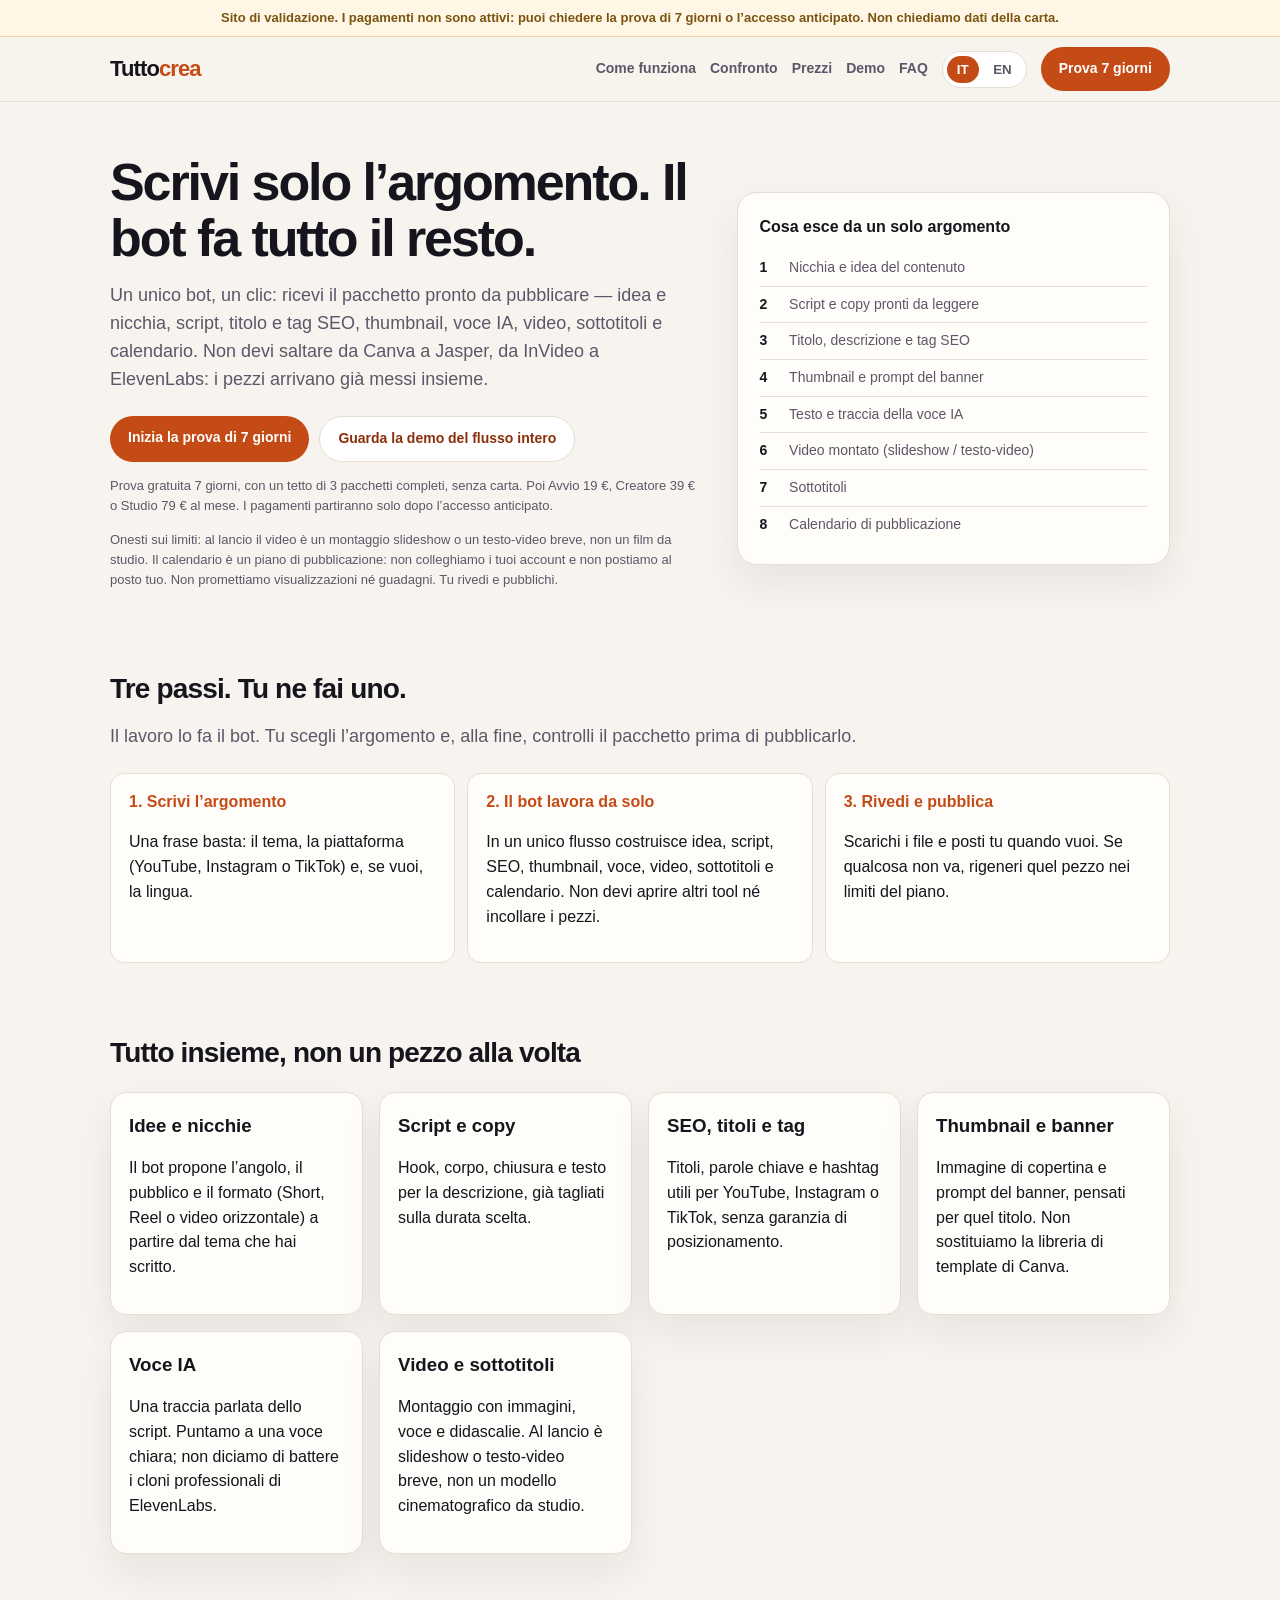
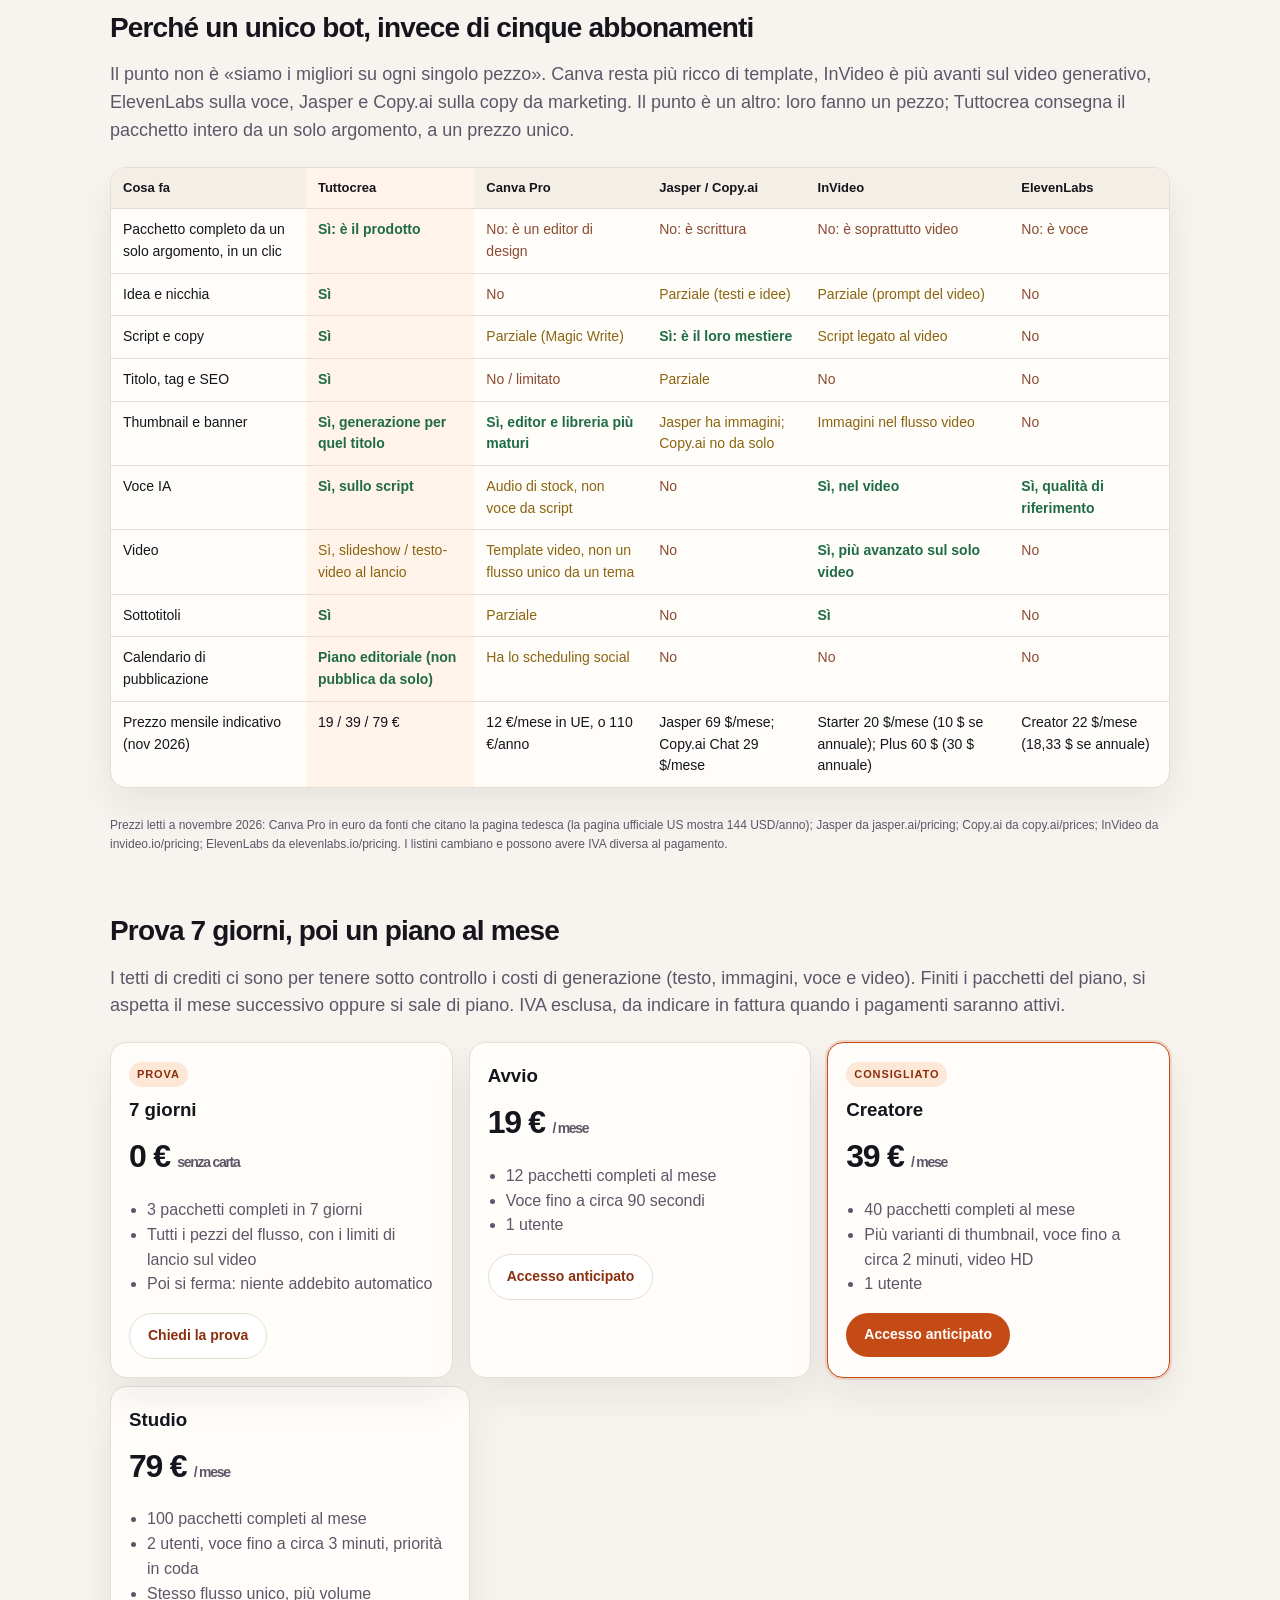
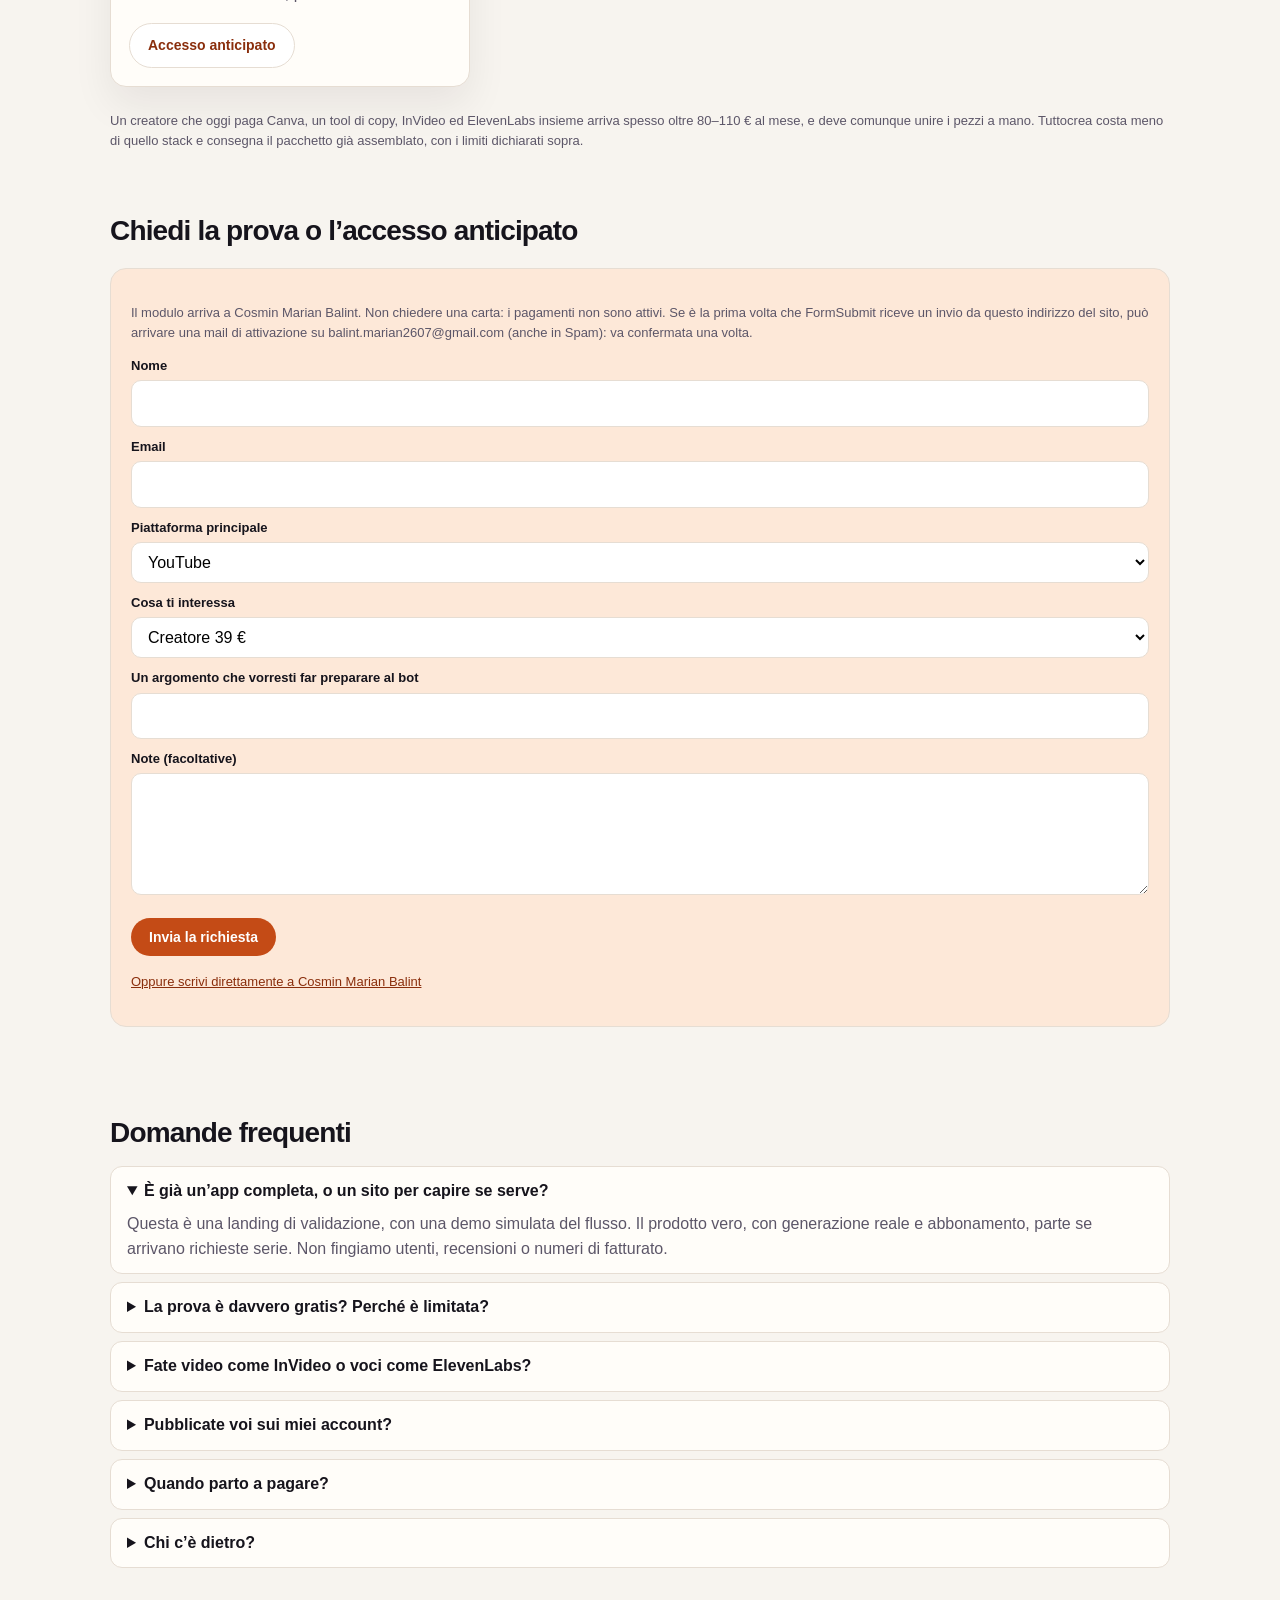
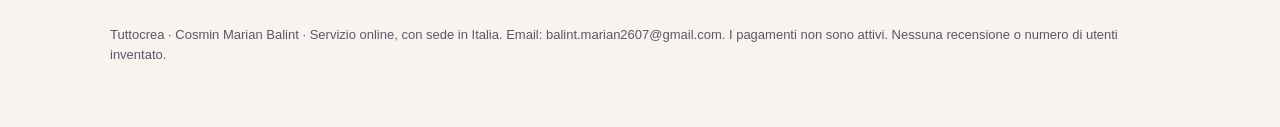
<file: index.html>
<!DOCTYPE html>
<html lang="it">
<head>
  <meta charset="UTF-8" />
  <meta name="viewport" content="width=device-width, initial-scale=1" />
  <title>Tuttocrea — Un argomento, il pacchetto pronto da pubblicare</title>
  <meta name="description" content="Un unico bot IA: scrivi solo l'argomento e ottieni idea, script, SEO, thumbnail, voce, video, sottotitoli e calendario. Prova 7 giorni con crediti limitati. Pagamenti non ancora attivi." />
  <link rel="stylesheet" href="styles.css" />
</head>
<body>
  <div class="draft" data-i18n="banner">Sito di validazione. I pagamenti non sono attivi: puoi chiedere la prova di 7 giorni o l’accesso anticipato. Non chiediamo dati della carta.</div>
  <header>
    <div class="bar">
      <a class="logo" href="index.html">Tutto<span>crea</span></a>
      <nav>
        <a class="hide-sm" href="#how" data-i18n="nav_how">Come funziona</a>
        <a class="hide-sm" href="#compare" data-i18n="nav_compare">Confronto</a>
        <a class="hide-sm" href="#pricing" data-i18n="nav_pricing">Prezzi</a>
        <a href="demo/index.html" data-i18n="nav_demo">Demo</a>
        <a class="hide-sm" href="#faq" data-i18n="nav_faq">FAQ</a>
        <div class="lang">
          <button type="button" id="btn-it" class="on" onclick="setLang('it')">IT</button>
          <button type="button" id="btn-en" onclick="setLang('en')">EN</button>
        </div>
        <a class="btn btn-primary" href="#prova" data-i18n="nav_cta">Prova 7 giorni</a>
      </nav>
    </div>
  </header>

  <section class="hero">
    <div>
      <h1 data-i18n="hero_title">Scrivi solo l’argomento. Il bot fa tutto il resto.</h1>
      <p class="lead" data-i18n="hero_lead">Un unico bot, un clic: ricevi il pacchetto pronto da pubblicare — idea e nicchia, script, titolo e tag SEO, thumbnail, voce IA, video, sottotitoli e calendario. Non devi saltare da Canva a Jasper, da InVideo a ElevenLabs: i pezzi arrivano già messi insieme.</p>
      <div class="cta">
        <a class="btn btn-primary" href="#prova" data-i18n="cta_trial">Inizia la prova di 7 giorni</a>
        <a class="btn btn-ghost" href="demo/index.html" data-i18n="cta_demo">Guarda la demo del flusso intero</a>
      </div>
      <p class="fine" data-i18n="hero_fine">Prova gratuita 7 giorni, con un tetto di 3 pacchetti completi, senza carta. Poi Avvio 19 €, Creatore 39 € o Studio 79 € al mese. I pagamenti partiranno solo dopo l’accesso anticipato.</p>
      <p class="fine" data-i18n="hero_honest">Onesti sui limiti: al lancio il video è un montaggio slideshow o un testo-video breve, non un film da studio. Il calendario è un piano di pubblicazione: non colleghiamo i tuoi account e non postiamo al posto tuo. Non promettiamo visualizzazioni né guadagni. Tu rivedi e pubblichi.</p>
    </div>
    <aside class="hero-card">
      <h2 data-i18n="hero_card_title">Cosa esce da un solo argomento</h2>
      <ol class="pack-list">
        <li><b>1</b> <span data-i18n="p1">Nicchia e idea del contenuto</span></li>
        <li><b>2</b> <span data-i18n="p2">Script e copy pronti da leggere</span></li>
        <li><b>3</b> <span data-i18n="p3">Titolo, descrizione e tag SEO</span></li>
        <li><b>4</b> <span data-i18n="p4">Thumbnail e prompt del banner</span></li>
        <li><b>5</b> <span data-i18n="p5">Testo e traccia della voce IA</span></li>
        <li><b>6</b> <span data-i18n="p6">Video montato (slideshow / testo-video)</span></li>
        <li><b>7</b> <span data-i18n="p7">Sottotitoli</span></li>
        <li><b>8</b> <span data-i18n="p8">Calendario di pubblicazione</span></li>
      </ol>
    </aside>
  </section>

  <section class="section" id="how">
    <h2 data-i18n="how_title">Tre passi. Tu ne fai uno.</h2>
    <p class="lead" data-i18n="how_lead">Il lavoro lo fa il bot. Tu scegli l’argomento e, alla fine, controlli il pacchetto prima di pubblicarlo.</p>
    <div class="steps">
      <div><strong data-i18n="how1_k">1. Scrivi l’argomento</strong><p data-i18n="how1_v">Una frase basta: il tema, la piattaforma (YouTube, Instagram o TikTok) e, se vuoi, la lingua.</p></div>
      <div><strong data-i18n="how2_k">2. Il bot lavora da solo</strong><p data-i18n="how2_v">In un unico flusso costruisce idea, script, SEO, thumbnail, voce, video, sottotitoli e calendario. Non devi aprire altri tool né incollare i pezzi.</p></div>
      <div><strong data-i18n="how3_k">3. Rivedi e pubblica</strong><p data-i18n="how3_v">Scarichi i file e posti tu quando vuoi. Se qualcosa non va, rigeneri quel pezzo nei limiti del piano.</p></div>
    </div>
  </section>

  <section class="section" id="features">
    <h2 data-i18n="feat_title">Tutto insieme, non un pezzo alla volta</h2>
    <div class="grid">
      <article class="card"><h3 data-i18n="f1_t">Idee e nicchie</h3><p data-i18n="f1_p">Il bot propone l’angolo, il pubblico e il formato (Short, Reel o video orizzontale) a partire dal tema che hai scritto.</p></article>
      <article class="card"><h3 data-i18n="f2_t">Script e copy</h3><p data-i18n="f2_p">Hook, corpo, chiusura e testo per la descrizione, già tagliati sulla durata scelta.</p></article>
      <article class="card"><h3 data-i18n="f3_t">SEO, titoli e tag</h3><p data-i18n="f3_p">Titoli, parole chiave e hashtag utili per YouTube, Instagram o TikTok, senza garanzia di posizionamento.</p></article>
      <article class="card"><h3 data-i18n="f4_t">Thumbnail e banner</h3><p data-i18n="f4_p">Immagine di copertina e prompt del banner, pensati per quel titolo. Non sostituiamo la libreria di template di Canva.</p></article>
      <article class="card"><h3 data-i18n="f5_t">Voce IA</h3><p data-i18n="f5_p">Una traccia parlata dello script. Puntamo a una voce chiara; non diciamo di battere i cloni professionali di ElevenLabs.</p></article>
      <article class="card"><h3 data-i18n="f6_t">Video e sottotitoli</h3><p data-i18n="f6_p">Montaggio con immagini, voce e didascalie. Al lancio è slideshow o testo-video breve, non un modello cinematografico da studio.</p></article>
    </div>
  </section>

  <section class="section" id="compare">
    <h2 data-i18n="cmp_title">Perché un unico bot, invece di cinque abbonamenti</h2>
    <p class="lead" data-i18n="cmp_lead">Il punto non è «siamo i migliori su ogni singolo pezzo». Canva resta più ricco di template, InVideo è più avanti sul video generativo, ElevenLabs sulla voce, Jasper e Copy.ai sulla copy da marketing. Il punto è un altro: loro fanno un pezzo; Tuttocrea consegna il pacchetto intero da un solo argomento, a un prezzo unico.</p>
    <div class="table-wrap">
      <table class="compare">
        <thead>
          <tr>
            <th data-i18n="c0">Cosa fa</th>
            <th class="hl">Tuttocrea</th>
            <th>Canva Pro</th>
            <th>Jasper / Copy.ai</th>
            <th>InVideo</th>
            <th>ElevenLabs</th>
          </tr>
        </thead>
        <tbody>
          <tr>
            <td data-i18n="c1">Pacchetto completo da un solo argomento, in un clic</td>
            <td class="hl yes" data-i18n="c1a">Sì: è il prodotto</td>
            <td class="no" data-i18n="c1b">No: è un editor di design</td>
            <td class="no" data-i18n="c1c">No: è scrittura</td>
            <td class="no" data-i18n="c1d">No: è soprattutto video</td>
            <td class="no" data-i18n="c1e">No: è voce</td>
          </tr>
          <tr>
            <td data-i18n="c2">Idea e nicchia</td>
            <td class="hl yes" data-i18n="yes">Sì</td>
            <td class="no" data-i18n="no">No</td>
            <td class="partial" data-i18n="c2c">Parziale (testi e idee)</td>
            <td class="partial" data-i18n="c2d">Parziale (prompt del video)</td>
            <td class="no" data-i18n="no">No</td>
          </tr>
          <tr>
            <td data-i18n="c3">Script e copy</td>
            <td class="hl yes" data-i18n="yes">Sì</td>
            <td class="partial" data-i18n="c3b">Parziale (Magic Write)</td>
            <td class="yes" data-i18n="c3c">Sì: è il loro mestiere</td>
            <td class="partial" data-i18n="c3d">Script legato al video</td>
            <td class="no" data-i18n="no">No</td>
          </tr>
          <tr>
            <td data-i18n="c4">Titolo, tag e SEO</td>
            <td class="hl yes" data-i18n="yes">Sì</td>
            <td class="no" data-i18n="no_lim">No / limitato</td>
            <td class="partial" data-i18n="partial">Parziale</td>
            <td class="no" data-i18n="no">No</td>
            <td class="no" data-i18n="no">No</td>
          </tr>
          <tr>
            <td data-i18n="c5">Thumbnail e banner</td>
            <td class="hl yes" data-i18n="c5a">Sì, generazione per quel titolo</td>
            <td class="yes" data-i18n="c5b">Sì, editor e libreria più maturi</td>
            <td class="partial" data-i18n="c5c">Jasper ha immagini; Copy.ai no da solo</td>
            <td class="partial" data-i18n="c5d">Immagini nel flusso video</td>
            <td class="no" data-i18n="no">No</td>
          </tr>
          <tr>
            <td data-i18n="c6">Voce IA</td>
            <td class="hl yes" data-i18n="c6a">Sì, sullo script</td>
            <td class="partial" data-i18n="c6b">Audio di stock, non voce da script</td>
            <td class="no" data-i18n="no">No</td>
            <td class="yes" data-i18n="c6d">Sì, nel video</td>
            <td class="yes" data-i18n="c6e">Sì, qualità di riferimento</td>
          </tr>
          <tr>
            <td data-i18n="c7">Video</td>
            <td class="hl partial" data-i18n="c7a">Sì, slideshow / testo-video al lancio</td>
            <td class="partial" data-i18n="c7b">Template video, non un flusso unico da un tema</td>
            <td class="no" data-i18n="no">No</td>
            <td class="yes" data-i18n="c7d">Sì, più avanzato sul solo video</td>
            <td class="no" data-i18n="no">No</td>
          </tr>
          <tr>
            <td data-i18n="c8">Sottotitoli</td>
            <td class="hl yes" data-i18n="yes">Sì</td>
            <td class="partial" data-i18n="partial">Parziale</td>
            <td class="no" data-i18n="no">No</td>
            <td class="yes" data-i18n="yes">Sì</td>
            <td class="no" data-i18n="no">No</td>
          </tr>
          <tr>
            <td data-i18n="c9">Calendario di pubblicazione</td>
            <td class="hl yes" data-i18n="c9a">Piano editoriale (non pubblica da solo)</td>
            <td class="partial" data-i18n="c9b">Ha lo scheduling social</td>
            <td class="no" data-i18n="no">No</td>
            <td class="no" data-i18n="no">No</td>
            <td class="no" data-i18n="no">No</td>
          </tr>
          <tr>
            <td data-i18n="c10">Prezzo mensile indicativo (nov 2026)</td>
            <td class="hl" data-i18n="c10a">19 / 39 / 79 €</td>
            <td data-i18n="c10b">12 €/mese in UE, o 110 €/anno</td>
            <td data-i18n="c10c">Jasper 69 $/mese; Copy.ai Chat 29 $/mese</td>
            <td data-i18n="c10d">Starter 20 $/mese (10 $ se annuale); Plus 60 $ (30 $ annuale)</td>
            <td data-i18n="c10e">Creator 22 $/mese (18,33 $ se annuale)</td>
          </tr>
        </tbody>
      </table>
    </div>
    <p class="source" data-i18n="cmp_src">Prezzi letti a novembre 2026: Canva Pro in euro da fonti che citano la pagina tedesca (la pagina ufficiale US mostra 144 USD/anno); Jasper da jasper.ai/pricing; Copy.ai da copy.ai/prices; InVideo da invideo.io/pricing; ElevenLabs da elevenlabs.io/pricing. I listini cambiano e possono avere IVA diversa al pagamento.</p>
  </section>

  <section class="section" id="pricing">
    <h2 data-i18n="pr_title">Prova 7 giorni, poi un piano al mese</h2>
    <p class="lead" data-i18n="pr_lead">I tetti di crediti ci sono per tenere sotto controllo i costi di generazione (testo, immagini, voce e video). Finiti i pacchetti del piano, si aspetta il mese successivo oppure si sale di piano. IVA esclusa, da indicare in fattura quando i pagamenti saranno attivi.</p>
    <div class="prices">
      <article class="price">
        <div class="tag" data-i18n="pr_trial_tag">Prova</div>
        <h3 data-i18n="pr_trial_h">7 giorni</h3>
        <div class="amount">0 € <small data-i18n="pr_trial_s">senza carta</small></div>
        <ul>
          <li data-i18n="pr_t1">3 pacchetti completi in 7 giorni</li>
          <li data-i18n="pr_t2">Tutti i pezzi del flusso, con i limiti di lancio sul video</li>
          <li data-i18n="pr_t3">Poi si ferma: niente addebito automatico</li>
        </ul>
        <a class="btn btn-ghost" href="#prova" data-i18n="pr_t_cta">Chiedi la prova</a>
      </article>
      <article class="price">
        <h3 data-i18n="pr_a_h">Avvio</h3>
        <div class="amount">19 € <small data-i18n="per_mo">/ mese</small></div>
        <ul>
          <li data-i18n="pr_a1">12 pacchetti completi al mese</li>
          <li data-i18n="pr_a2">Voce fino a circa 90 secondi</li>
          <li data-i18n="pr_a3">1 utente</li>
        </ul>
        <!-- Future Gumroad (unpublished): https://marian2607.gumroad.com/l/rduvqo -->
        <a class="btn btn-ghost" href="#prova" data-i18n="pr_a_cta">Accesso anticipato</a>
      </article>
      <article class="price featured">
        <div class="tag" data-i18n="pr_c_tag">Consigliato</div>
        <h3 data-i18n="pr_c_h">Creatore</h3>
        <div class="amount">39 € <small data-i18n="per_mo">/ mese</small></div>
        <ul>
          <li data-i18n="pr_c1">40 pacchetti completi al mese</li>
          <li data-i18n="pr_c2">Più varianti di thumbnail, voce fino a circa 2 minuti, video HD</li>
          <li data-i18n="pr_c3">1 utente</li>
        </ul>
        <!-- Future Gumroad (unpublished): https://marian2607.gumroad.com/l/exnss -->
        <a class="btn btn-primary" href="#prova" data-i18n="pr_c_cta">Accesso anticipato</a>
      </article>
    </div>
    <article class="price" style="max-width:360px;margin:8px 0 24px">
      <h3 data-i18n="pr_s_h">Studio</h3>
      <div class="amount">79 € <small data-i18n="per_mo">/ mese</small></div>
      <ul>
        <li data-i18n="pr_s1">100 pacchetti completi al mese</li>
        <li data-i18n="pr_s2">2 utenti, voce fino a circa 3 minuti, priorità in coda</li>
        <li data-i18n="pr_s3">Stesso flusso unico, più volume</li>
      </ul>
      <!-- Future Gumroad (unpublished): https://marian2607.gumroad.com/l/drica -->
      <a class="btn btn-ghost" href="#prova" data-i18n="pr_s_cta">Accesso anticipato</a>
    </article>
    <p class="fine" data-i18n="pr_note">Un creatore che oggi paga Canva, un tool di copy, InVideo ed ElevenLabs insieme arriva spesso oltre 80–110 € al mese, e deve comunque unire i pezzi a mano. Tuttocrea costa meno di quello stack e consegna il pacchetto già assemblato, con i limiti dichiarati sopra.</p>
  </section>

  <section class="section" id="prova">
    <h2 data-i18n="form_title">Chiedi la prova o l’accesso anticipato</h2>
    <form class="proposal" id="proposal-form" action="https://formsubmit.co/balint.marian2607@gmail.com" method="POST">
      <input type="hidden" name="_subject" value="Tuttocrea — prova o accesso anticipato" />
      <input type="hidden" name="_template" value="table" />
      <input type="hidden" name="_captcha" value="false" />
      <input type="text" name="_honey" style="display:none" tabindex="-1" autocomplete="off" />
      <input type="hidden" name="_next" id="form-next" value="" />
      <p class="fine" data-i18n="form_intro">Il modulo arriva a Cosmin Marian Balint. Non chiedere una carta: i pagamenti non sono attivi. Se è la prima volta che FormSubmit riceve un invio da questo indirizzo del sito, può arrivare una mail di attivazione su balint.marian2607@gmail.com (anche in Spam): va confermata una volta.</p>
      <label for="name" data-i18n="label_name">Nome</label>
      <input id="name" name="name" autocomplete="name" required />
      <label for="email" data-i18n="label_email">Email</label>
      <input id="email" name="email" type="email" autocomplete="email" required />
      <label for="platform" data-i18n="label_platform">Piattaforma principale</label>
      <select id="platform" name="platform">
        <option>YouTube</option>
        <option>Instagram</option>
        <option>TikTok</option>
        <option data-i18n="opt_other">Altro</option>
      </select>
      <label for="plan" data-i18n="label_plan">Cosa ti interessa</label>
      <select id="plan" name="plan">
        <option data-i18n="opt_trial">Prova 7 giorni (3 pacchetti)</option>
        <option data-i18n="opt_avvio">Avvio 19 €</option>
        <option selected data-i18n="opt_creatore">Creatore 39 €</option>
        <option data-i18n="opt_studio">Studio 79 €</option>
      </select>
      <label for="topic" data-i18n="label_topic">Un argomento che vorresti far preparare al bot</label>
      <input id="topic" name="topic" />
      <label for="msg" data-i18n="label_msg">Note (facoltative)</label>
      <textarea id="msg" name="message" rows="4"></textarea>
      <p><button class="btn btn-primary" type="submit" data-i18n="form_submit">Invia la richiesta</button></p>
      <p class="fine"><a href="mailto:balint.marian2607@gmail.com?subject=Tuttocrea%20prova%207%20giorni" data-i18n="mailto_link">Oppure scrivi direttamente a Cosmin Marian Balint</a></p>
      <div id="form-note" data-i18n="form_note"></div>
    </form>
  </section>

  <section class="section" id="faq">
    <h2 data-i18n="faq_title">Domande frequenti</h2>
    <details open>
      <summary data-i18n="faq1_q">È già un’app completa, o un sito per capire se serve?</summary>
      <p data-i18n="faq1_a">Questa è una landing di validazione, con una demo simulata del flusso. Il prodotto vero, con generazione reale e abbonamento, parte se arrivano richieste serie. Non fingiamo utenti, recensioni o numeri di fatturato.</p>
    </details>
    <details>
      <summary data-i18n="faq2_q">La prova è davvero gratis? Perché è limitata?</summary>
      <p data-i18n="faq2_a">Sì, 7 giorni e 3 pacchetti completi, senza carta. Il tetto esiste perché ogni pacchetto consuma API di testo, immagini e voce: senza limite i costi salirebbero subito. La prova dura una settimana perché è il massimo consentito da Gumroad. Finiti i 3 pacchetti o i 7 giorni, la prova si ferma.</p>
    </details>
    <details>
      <summary data-i18n="faq3_q">Fate video come InVideo o voci come ElevenLabs?</summary>
      <p data-i18n="faq3_a">No, e non lo scriviamo. Al lancio il video è un montaggio (slideshow o testo-video breve) con voce e sottotitoli. La voce è chiara e legata allo script, non un clone professionale da studio. Il vantaggio è il flusso unico, non battere quei specialisti sul loro pezzo.</p>
    </details>
    <details>
      <summary data-i18n="faq4_q">Pubblicate voi sui miei account?</summary>
      <p data-i18n="faq4_a">No. Il bot prepara un calendario e i file pronti. Per pubblicare dai tuoi profili servono le API ufficiali e il tuo consenso: non è incluso in questa fase.</p>
    </details>
    <details>
      <summary data-i18n="faq5_q">Quando parto a pagare?</summary>
      <p data-i18n="faq5_a">I pagamenti non sono attivi. Se lasci la mail, ti scriviamo per la prova o per l’accesso anticipato. La carta servirà solo quando Stripe sarà collegato, con fattura e partita IVA.</p>
    </details>
    <details>
      <summary data-i18n="faq6_q">Chi c’è dietro?</summary>
      <p data-i18n="faq6_a">Cosmin Marian Balint, in Italia, con partita IVA già attiva. I dati di fatturazione completi saranno in fattura e nel footer prima del primo pagamento.</p>
    </details>
  </section>

  <footer>
    <p data-i18n="footer">Tuttocrea · Cosmin Marian Balint · Servizio online, con sede in Italia. Email: balint.marian2607@gmail.com. I pagamenti non sono attivi. Nessuna recensione o numero di utenti inventato.</p>
  </footer>

  <script>
    const I18N = {
      it: {},
      en: {
        banner: "Validation site. Payments are not live: you can ask for the 7-day trial or early access. We never ask for card details.",
        nav_how: "How it works",
        nav_compare: "Compare",
        nav_pricing: "Pricing",
        nav_demo: "Demo",
        nav_faq: "FAQ",
        nav_cta: "7-day trial",
        hero_title: "Type only the topic. The bot does the rest.",
        hero_lead: "One bot, one click: you get a ready-to-publish package — idea and niche, script, SEO title and tags, thumbnail, AI voice, video, captions and a posting schedule. No hopping from Canva to Jasper, InVideo or ElevenLabs: the pieces arrive already assembled.",
        cta_trial: "Start the 7-day trial",
        cta_demo: "Watch the full-flow demo",
        hero_fine: "Free 7-day trial, capped at 3 complete packages, no card. Then Avvio at €19, Creatore at €39 or Studio at €79 a month. Payments start only after early access.",
        hero_honest: "Honest limits: at launch the video is a slideshow or short text-to-video, not a studio film. The calendar is a posting plan — we do not connect your accounts or post for you. We do not promise views or income. You review and publish.",
        hero_card_title: "What one topic produces",
        p1: "Niche and content idea",
        p2: "Script and copy ready to read",
        p3: "SEO title, description and tags",
        p4: "Thumbnail and banner prompt",
        p5: "AI voiceover script and track",
        p6: "Edited video (slideshow / text-to-video)",
        p7: "Captions",
        p8: "Posting schedule",
        how_title: "Three steps. You do one.",
        how_lead: "The bot does the work. You pick the topic and, at the end, review the package before you publish.",
        how1_k: "1. Type the topic",
        how1_v: "One sentence is enough: the theme, the platform (YouTube, Instagram or TikTok) and, if you want, the language.",
        how2_k: "2. The bot works on its own",
        how2_v: "In one flow it builds the idea, script, SEO, thumbnail, voice, video, captions and schedule. You do not open other tools or paste the pieces together.",
        how3_k: "3. Review and publish",
        how3_v: "You download the files and post when you want. If something is off, you regenerate that piece within your plan limits.",
        feat_title: "Everything together, not one piece at a time",
        f1_t: "Ideas and niches",
        f1_p: "The bot proposes the angle, the audience and the format (Short, Reel or landscape) from the topic you typed.",
        f2_t: "Script and copy",
        f2_p: "Hook, body, close and description copy, already cut to the length you chose.",
        f3_t: "SEO, titles and tags",
        f3_p: "Titles, keywords and hashtags useful for YouTube, Instagram or TikTok, with no ranking promise.",
        f4_t: "Thumbnails and banners",
        f4_p: "A cover image and a banner prompt, built for that title. We do not replace Canva’s template library.",
        f5_t: "AI voice",
        f5_p: "A spoken track of the script. We aim for a clear voice; we do not claim to beat ElevenLabs professional clones.",
        f6_t: "Video and captions",
        f6_p: "An edit with images, voice and captions. At launch this is a slideshow or short text-to-video, not a cinematic studio model.",
        cmp_title: "Why one bot, instead of five subscriptions",
        cmp_lead: "The point is not “we are the best at every single piece”. Canva still has a richer template library, InVideo is ahead on generative video, ElevenLabs on voice, Jasper and Copy.ai on marketing copy. The point is this: they each do one piece; Tuttocrea delivers the full package from a single topic, at one price.",
        c0: "What it does",
        c1: "Full package from one topic, in one click",
        c1a: "Yes: that is the product",
        c1b: "No: it is a design editor",
        c1c: "No: it is writing",
        c1d: "No: it is mostly video",
        c1e: "No: it is voice",
        c2: "Idea and niche",
        yes: "Yes",
        no: "No",
        no_lim: "No / limited",
        partial: "Partial",
        c2c: "Partial (copy and ideas)",
        c2d: "Partial (video prompt)",
        c3: "Script and copy",
        c3b: "Partial (Magic Write)",
        c3c: "Yes: that is their craft",
        c3d: "Script tied to the video",
        c4: "Title, tags and SEO",
        c5: "Thumbnail and banner",
        c5a: "Yes, generated for that title",
        c5b: "Yes, a more mature editor and library",
        c5c: "Jasper has images; Copy.ai does not on its own",
        c5d: "Images in the video flow",
        c6: "AI voice",
        c6a: "Yes, on the script",
        c6b: "Stock audio, not script voiceover",
        c6d: "Yes, in the video",
        c6e: "Yes, the reference quality",
        c7: "Video",
        c7a: "Yes, slideshow / text-to-video at launch",
        c7b: "Video templates, not a one-topic end-to-end flow",
        c7d: "Yes, stronger on video alone",
        c8: "Captions",
        c9: "Posting schedule",
        c9a: "Editorial plan (it does not post by itself)",
        c9b: "Has social scheduling",
        c10: "Indicative monthly price (Nov 2026)",
        c10a: "€19 / €39 / €79",
        c10b: "€12/month in the EU, or €110/year",
        c10c: "Jasper $69/month; Copy.ai Chat $29/month",
        c10d: "Starter $20/month ($10 yearly); Plus $60 ($30 yearly)",
        c10e: "Creator $22/month ($18.33 yearly)",
        cmp_src: "Prices checked in November 2026: Canva Pro in euro from sources citing the German page (the official US page shows $144/year); Jasper from jasper.ai/pricing; Copy.ai from copy.ai/prices; InVideo from invideo.io/pricing; ElevenLabs from elevenlabs.io/pricing. Lists change and tax at checkout can differ.",
        pr_title: "A 7-day trial, then a monthly plan",
        pr_lead: "Credit caps exist so generation costs (text, images, voice and video) stay under control. When a plan’s packages run out, you wait for the next month or move up. Prices exclude VAT, which will appear on invoices once payments are live.",
        pr_trial_tag: "Trial",
        pr_trial_h: "7 days",
        pr_trial_s: "no card",
        pr_t1: "3 complete packages in 7 days",
        pr_t2: "Every piece of the flow, with the launch limits on video",
        pr_t3: "Then it stops: no automatic charge",
        pr_t_cta: "Ask for the trial",
        pr_a_h: "Avvio",
        per_mo: "/ month",
        pr_a1: "12 complete packages a month",
        pr_a2: "Voice up to about 90 seconds",
        pr_a3: "1 user",
        pr_a_cta: "Early access",
        pr_c_tag: "Suggested",
        pr_c_h: "Creatore",
        pr_c1: "40 complete packages a month",
        pr_c2: "More thumbnail variants, voice up to about 2 minutes, HD video",
        pr_c3: "1 user",
        pr_c_cta: "Early access",
        pr_s_h: "Studio",
        pr_s1: "100 complete packages a month",
        pr_s2: "2 users, voice up to about 3 minutes, queue priority",
        pr_s3: "The same single flow, more volume",
        pr_s_cta: "Early access",
        pr_note: "A creator who today pays for Canva, a copy tool, InVideo and ElevenLabs together often spends more than €80–110 a month, and still has to assemble the pieces by hand. Tuttocrea costs less than that stack and delivers the package already assembled, with the limits stated above.",
        form_title: "Ask for the trial or early access",
        form_intro: "The form goes to Cosmin Marian Balint. Do not send a card: payments are not live. If this is the first FormSubmit message from this site address, an activation email may arrive at balint.marian2607@gmail.com (check Spam too): it only needs confirming once.",
        label_name: "Name",
        label_email: "Email",
        label_platform: "Main platform",
        opt_other: "Other",
        label_plan: "What you want",
        opt_trial: "7-day trial (3 packages)",
        opt_avvio: "Avvio €19",
        opt_creatore: "Creatore €39",
        opt_studio: "Studio €79",
        label_topic: "A topic you would like the bot to prepare",
        label_msg: "Notes (optional)",
        form_submit: "Send the request",
        mailto_link: "Or email Cosmin Marian Balint directly",
        form_note: "",
        faq_title: "Frequently asked questions",
        faq1_q: "Is this already a full app, or a site to see if people want it?",
        faq1_a: "This is a validation landing, with a simulated demo of the flow. The real product, with live generation and a subscription, starts if serious requests arrive. We do not invent users, reviews or revenue figures.",
        faq2_q: "Is the trial really free? Why is it capped?",
        faq2_a: "Yes: 7 days and 3 complete packages, no card. The cap exists because each package uses text, image and voice APIs: without a limit, costs would rise immediately. The trial lasts one week because that is the longest Gumroad allows. When the 3 packages or the 7 days end, the trial stops.",
        faq3_q: "Do you make video like InVideo or voices like ElevenLabs?",
        faq3_a: "No, and we do not claim that. At launch the video is an edit (slideshow or short text-to-video) with voice and captions. The voice is clear and tied to the script, not a professional studio clone. The advantage is the single flow, not beating those specialists at their own piece.",
        faq4_q: "Will you post on my accounts?",
        faq4_a: "No. The bot prepares a schedule and ready files. Posting to your profiles needs official APIs and your consent: that is not included at this stage.",
        faq5_q: "When do I start paying?",
        faq5_a: "Payments are not live. If you leave your email, we will write about the trial or early access. A card will only be needed once Stripe is connected, with an invoice and VAT details.",
        faq6_q: "Who is behind this?",
        faq6_a: "Cosmin Marian Balint, in Italy, with an already active VAT number (partita IVA). Full billing details will appear on invoices and in the footer before the first payment.",
        footer: "Tuttocrea · Cosmin Marian Balint · Online service, based in Italy. Email: balint.marian2607@gmail.com. Payments are not live. No invented reviews or user counts."
      }
    };

    function setLang(lang) {
      document.documentElement.lang = lang;
      document.getElementById("btn-en").classList.toggle("on", lang === "en");
      document.getElementById("btn-it").classList.toggle("on", lang === "it");
      document.querySelectorAll("[data-i18n]").forEach((el) => {
        const k = el.getAttribute("data-i18n");
        const pack = I18N[lang] || {};
        if (pack[k]) el.textContent = pack[k];
      });
      try { localStorage.setItem("tuttocrea-lang", lang); } catch (e) {}
    }

    (function () {
      const next = document.getElementById("form-next");
      if (next) next.value = new URL("thanks.html", window.location.href).href;
      const saved = (() => { try { return localStorage.getItem("tuttocrea-lang"); } catch (e) { return null; } })();
      if (saved === "en") setLang("en");
    })();
  </script>
</body>
</html>
</file>
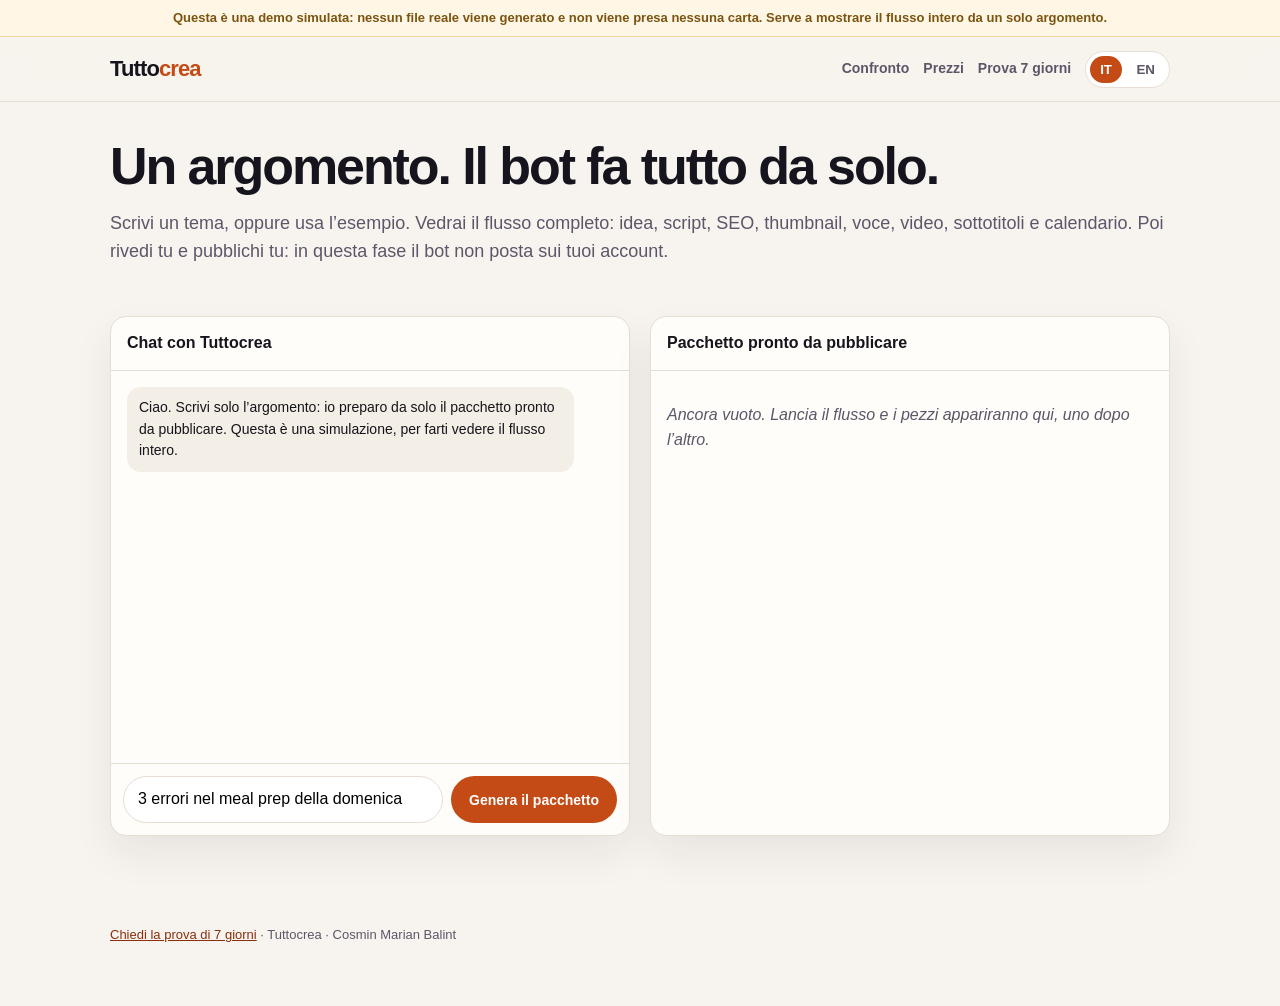
<file: demo/index.html>
<!DOCTYPE html>
<html lang="it">
<head>
  <meta charset="UTF-8" />
  <meta name="viewport" content="width=device-width, initial-scale=1" />
  <title>Demo — Tuttocrea</title>
  <meta name="description" content="Demo simulata: un solo argomento, il bot prepara da solo il pacchetto pronto da pubblicare." />
  <link rel="stylesheet" href="../styles.css" />
</head>
<body>
  <div class="draft" data-i18n="banner">Questa è una demo simulata: nessun file reale viene generato e non viene presa nessuna carta. Serve a mostrare il flusso intero da un solo argomento.</div>
  <header>
    <div class="bar">
      <a class="logo" href="../index.html">Tutto<span>crea</span></a>
      <nav>
        <a href="../index.html#compare" data-i18n="nav_compare">Confronto</a>
        <a href="../index.html#pricing" data-i18n="nav_pricing">Prezzi</a>
        <a href="../index.html#prova" data-i18n="nav_cta">Prova 7 giorni</a>
        <div class="lang">
          <button type="button" id="btn-it" class="on" onclick="setLang('it')">IT</button>
          <button type="button" id="btn-en" onclick="setLang('en')">EN</button>
        </div>
      </nav>
    </div>
  </header>

  <section class="section" style="padding-bottom:0">
    <h1 data-i18n="title">Un argomento. Il bot fa tutto da solo.</h1>
    <p class="lead" data-i18n="lead">Scrivi un tema, oppure usa l’esempio. Vedrai il flusso completo: idea, script, SEO, thumbnail, voce, video, sottotitoli e calendario. Poi rivedi tu e pubblichi tu: in questa fase il bot non posta sui tuoi account.</p>
  </section>

  <div class="demo-wrap">
    <div class="chat">
      <div class="chat-h" data-i18n="chat_h">Chat con Tuttocrea</div>
      <div class="msgs" id="msgs"></div>
      <form class="composer" id="composer">
        <input id="topic" name="topic" maxlength="140" required />
        <button class="btn btn-primary" type="submit" id="go" data-i18n="go">Genera il pacchetto</button>
      </form>
    </div>
    <div class="preview">
      <div class="preview-h" data-i18n="prev_h">Pacchetto pronto da pubblicare</div>
      <div class="preview-body" id="preview">
        <p class="waiting" data-i18n="prev_empty">Ancora vuoto. Lancia il flusso e i pezzi appariranno qui, uno dopo l’altro.</p>
      </div>
    </div>
  </div>

  <footer>
    <p><a href="../index.html#prova" data-i18n="footer_cta">Chiedi la prova di 7 giorni</a> · Tuttocrea · Cosmin Marian Balint</p>
  </footer>

  <script>
    const I18N = {
      it: {
        banner: "Questa è una demo simulata: nessun file reale viene generato e non viene presa nessuna carta. Serve a mostrare il flusso intero da un solo argomento.",
        nav_compare: "Confronto",
        nav_pricing: "Prezzi",
        nav_cta: "Prova 7 giorni",
        title: "Un argomento. Il bot fa tutto da solo.",
        lead: "Scrivi un tema, oppure usa l’esempio. Vedrai il flusso completo: idea, script, SEO, thumbnail, voce, video, sottotitoli e calendario. Poi rivedi tu e pubblichi tu: in questa fase il bot non posta sui tuoi account.",
        chat_h: "Chat con Tuttocrea",
        go: "Genera il pacchetto",
        prev_h: "Pacchetto pronto da pubblicare",
        prev_empty: "Ancora vuoto. Lancia il flusso e i pezzi appariranno qui, uno dopo l’altro.",
        footer_cta: "Chiedi la prova di 7 giorni",
        ph: "Es. 3 errori nel meal prep della domenica",
        hello: "Ciao. Scrivi solo l’argomento: io preparo da solo il pacchetto pronto da pubblicare. Questa è una simulazione, per farti vedere il flusso intero.",
        working: "Ricevuto. Preparo il pacchetto completo, senza farti aprire altri tool.",
        done: "Pacchetto pronto. Puoi rivedere ogni pezzo a destra. Se qualcosa non va, in un piano reale potresti rigenerare solo quel pezzo, nei limiti dei crediti.",
        busy: "Sto ancora preparando questo pacchetto.",
        b_idea: "Idea e nicchia",
        b_script: "Script",
        b_seo: "Titolo, tag e SEO",
        b_thumb: "Thumbnail",
        b_voice: "Voce IA",
        b_video: "Video",
        b_cap: "Sottotitoli",
        b_cal: "Calendario"
      },
      en: {
        banner: "This is a simulated demo: no real files are generated and no card is taken. It shows the full flow from a single topic.",
        nav_compare: "Compare",
        nav_pricing: "Pricing",
        nav_cta: "7-day trial",
        title: "One topic. The bot does everything on its own.",
        lead: "Type a theme, or use the example. You will see the full flow: idea, script, SEO, thumbnail, voice, video, captions and schedule. Then you review and you publish: at this stage the bot does not post to your accounts.",
        chat_h: "Chat with Tuttocrea",
        go: "Generate the package",
        prev_h: "Ready-to-publish package",
        prev_empty: "Still empty. Start the flow and the pieces will appear here, one after another.",
        footer_cta: "Ask for the 7-day trial",
        ph: "e.g. 3 mistakes in Sunday meal prep",
        hello: "Hi. Type only the topic: I will prepare the ready-to-publish package on my own. This is a simulation, so you can see the full flow.",
        working: "Got it. I am preparing the full package, without asking you to open other tools.",
        done: "The package is ready. You can review every piece on the right. In a live plan you could regenerate just one piece, within your credit limits.",
        busy: "I am still preparing this package.",
        b_idea: "Idea and niche",
        b_script: "Script",
        b_seo: "Title, tags and SEO",
        b_thumb: "Thumbnail",
        b_voice: "AI voice",
        b_video: "Video",
        b_cap: "Captions",
        b_cal: "Schedule"
      }
    };

    let lang = "it";
    let running = false;

    function t(k) { return (I18N[lang] && I18N[lang][k]) || I18N.it[k] || k; }

    function setLang(next) {
      lang = next;
      document.documentElement.lang = next;
      document.getElementById("btn-en").classList.toggle("on", next === "en");
      document.getElementById("btn-it").classList.toggle("on", next === "it");
      document.querySelectorAll("[data-i18n]").forEach((el) => {
        const k = el.getAttribute("data-i18n");
        if (I18N[next] && I18N[next][k]) el.textContent = I18N[next][k];
      });
      document.getElementById("topic").placeholder = t("ph");
      if (!document.getElementById("topic").value) {
        document.getElementById("topic").value = next === "en"
          ? "3 mistakes in Sunday meal prep"
          : "3 errori nel meal prep della domenica";
      }
      try { localStorage.setItem("tuttocrea-lang", next); } catch (e) {}
    }

    function addBubble(role, text) {
      const el = document.createElement("div");
      el.className = "bubble " + role;
      el.textContent = text;
      document.getElementById("msgs").appendChild(el);
      el.scrollIntoView({ behavior: "smooth", block: "end" });
    }

    function pack(topic) {
      const clean = (topic || "").trim().replace(/\s+/g, " ");
      const en = lang === "en";
      const title = en
        ? ("Stop these 3 mistakes: " + clean)
        : ("Smetti di fare questi 3 errori: " + clean);
      const shortTitle = clean.length > 42 ? clean.slice(0, 42) + "…" : clean;
      return {
        idea: en
          ? "Format: 35–45 second vertical Reel/Short.\nNiche: home cooking for busy people who batch-cook on Sunday.\nAngle: three concrete mistakes that waste food and time, with a fix for each.\nAudience: beginners who already try meal prep but drop it after a week."
          : "Formato: Reel/Short verticale da 35–45 secondi.\nNicchia: cucina casalinga per chi ha poco tempo e cucina in anticipo la domenica.\nAngolo: tre errori concreti che fanno sprecare cibo e tempo, con una correzione per ciascuno.\nPubblico: principianti che già provano il meal prep ma lo abbandonano dopo una settimana.",
        script: en
          ? "Hook: If your Sunday meal prep never lasts the week, it is usually one of these three mistakes.\n1) You cook five new recipes at once — pick two proteins and one grain, then repeat.\n2) You store everything in one box — sauces stay separate or the food goes soggy by Tuesday.\n3) You skip a 10-minute Wednesday reset — that is when leftovers get a new dressing or become a wrap.\nClose: Save this, try it this Sunday, and tell me which mistake you were making."
          : "Hook: Se il meal prep della domenica non ti dura la settimana, di solito è uno di questi tre errori.\n1) Cucini cinque ricette nuove insieme: scegli due proteine e un cereale, e li ripeti.\n2) Metti tutto in una sola vaschetta: le salse stanno da parte, altrimenti martedì è già una pappa.\n3) Salti il reset di dieci minuti il mercoledì: è lì che gli avanzi diventano un condimento nuovo o un wrap.\nChiusura: Salva il video, provalo questa domenica e scrivimi quale errore stavi facendo.",
        seo: en
          ? "Title: " + title + "\nDescription: A short, practical Reel on " + clean + ". No ranking promise: these tags help people find the topic.\nTags / hashtags: meal prep, Sunday prep, kitchen tips, food waste, busy week, healthy routine, cooking shorts"
          : "Titolo: " + title + "\nDescrizione: Un Reel breve e pratico su «" + clean + "». Nessuna promessa di posizionamento: i tag servono a far trovare l’argomento.\nTag / hashtag: meal prep, mealprep domenica, consigli cucina, spreco alimentare, settimana organizzata, routine in cucina, reel cucina",
        thumb: en
          ? "Thumbnail prompt: close-up of three meal-prep boxes on a wooden table, one soggy, two neat; large typography «3 MISTAKES»; high contrast, readable on a phone.\nSuggested text on image: 3 MISTAKES"
          : "Prompt thumbnail: primo piano di tre vaschette di meal prep su un tavolo di legno, una scotta e due in ordine; scritta grande «3 ERRORI»; alto contrasto, leggibile sul telefono.\nTesto suggerito sull’immagine: 3 ERRORI",
        thumbLabel: en ? "3 MISTAKES" : "3 ERRORI",
        voice: en
          ? "Voiceover (about 40 seconds), calm and clear, slightly faster on the three points:\n«If your Sunday meal prep never lasts the week, it is usually one of these three mistakes…»\nIn the live product this text becomes an audio track. This demo only shows the words that would be spoken."
          : "Voce (circa 40 secondi), calma e chiara, un po’ più rapida sui tre punti:\n«Se il meal prep della domenica non ti dura la settimana, di solito è uno di questi tre errori…»\nNel prodotto vero questo testo diventa una traccia audio. In demo vedi solo le parole che verrebbero lette.",
        video: en
          ? "Video at launch: a 16:9 or 9:16 slideshow (about 40 seconds) with 6 stills, the voice track and burned-in captions. Not a cinematic generative film.\nShot list: 1 hook title, 2 mistake 1, 3 fix 1, 4 mistake 2, 5 mistake 3, 6 close and on-screen save prompt."
          : "Video al lancio: slideshow 9:16 o 16:9 (circa 40 secondi) con 6 immagini, la traccia vocale e i sottotitoli incorporati. Non è un film generativo da studio.\nScaletta visiva: 1 titolo hook, 2 errore 1, 3 correzione 1, 4 errore 2, 5 errore 3, 6 chiusura e invito a salvare.",
        cap: en
          ? "00:00 If your Sunday meal prep never lasts the week\n00:04 it is usually one of these three mistakes.\n00:08 One: you cook five new recipes at once.\n00:14 Two: everything goes in one box — sauces stay separate.\n00:22 Three: you skip a 10-minute Wednesday reset.\n00:30 Save this and try it this Sunday."
          : "00:00 Se il meal prep della domenica non ti dura la settimana\n00:04 di solito è uno di questi tre errori.\n00:08 Uno: cucini cinque ricette nuove insieme.\n00:14 Due: metti tutto in una vaschetta — le salse stanno da parte.\n00:22 Tre: salti il reset di dieci minuti il mercoledì.\n00:30 Salva il video e provalo questa domenica.",
        cal: en
          ? "Suggested plan (you post it yourself):\n• Tuesday 18:30 — this Reel, with the title above.\n• Thursday 12:00 — a 15-second reminder cut, same hook.\n• Next Sunday 09:00 — a follow-up: “here is my 2-protein list”.\nTuttocrea does not log into your accounts or publish for you."
          : "Piano suggerito (pubblichi tu):\n• Martedì 18:30 — questo Reel, con il titolo qui sopra.\n• Giovedì 12:00 — un taglio da 15 secondi, stesso hook.\n• Domenica successiva 09:00 — un seguito: «ecco la mia lista da 2 proteine».\nTuttocrea non entra nei tuoi account e non pubblica al posto tuo.",
        shortTitle: shortTitle
      };
    }

    function block(id, title, html) {
      const wrap = document.createElement("div");
      wrap.className = "block";
      wrap.id = id;
      wrap.innerHTML = "<h3></h3><div class='body'></div>";
      wrap.querySelector("h3").textContent = title;
      wrap.querySelector(".body").innerHTML = html;
      return wrap;
    }

    function esc(s) {
      return String(s).replace(/[&<>]/g, (c) => ({ "&": "&amp;", "<": "&lt;", ">": "&gt;" }[c]));
    }

    function para(s) {
      return "<p>" + esc(s).replace(/\n/g, "<br>") + "</p>";
    }

    async function run(topic) {
      if (running) { addBubble("sys", t("busy")); return; }
      running = true;
      document.getElementById("go").disabled = true;
      addBubble("user", topic);
      addBubble("bot", t("working"));
      const preview = document.getElementById("preview");
      preview.innerHTML = "";
      const data = pack(topic);
      const steps = [
        ["idea", t("b_idea"), para(data.idea)],
        ["script", t("b_script"), para(data.script)],
        ["seo", t("b_seo"), para(data.seo)],
        ["thumb", t("b_thumb"), "<div class='thumb'></div>" + para(data.thumb)],
        ["voice", t("b_voice"), para(data.voice)],
        ["video", t("b_video"), para(data.video)],
        ["cap", t("b_cap"), para(data.cap)],
        ["cal", t("b_cal"), para(data.cal)]
      ];
      for (const [id, title, html] of steps) {
        await new Promise((r) => setTimeout(r, 700));
        const el = block(id, title, html);
        preview.appendChild(el);
        if (id === "thumb") el.querySelector(".thumb").textContent = data.thumbLabel;
        el.scrollIntoView({ behavior: "smooth", block: "end" });
        addBubble("bot", (lang === "en" ? "Added: " : "Aggiunto: ") + title + ".");
      }
      addBubble("bot", t("done"));
      running = false;
      document.getElementById("go").disabled = false;
    }

    document.getElementById("composer").addEventListener("submit", (e) => {
      e.preventDefault();
      const v = document.getElementById("topic").value.trim();
      if (v) run(v);
    });

    (function init() {
      const saved = (() => { try { return localStorage.getItem("tuttocrea-lang"); } catch (e) { return null; } })();
      setLang(saved === "en" ? "en" : "it");
      addBubble("bot", t("hello"));
    })();
  </script>
</body>
</html>
</file>
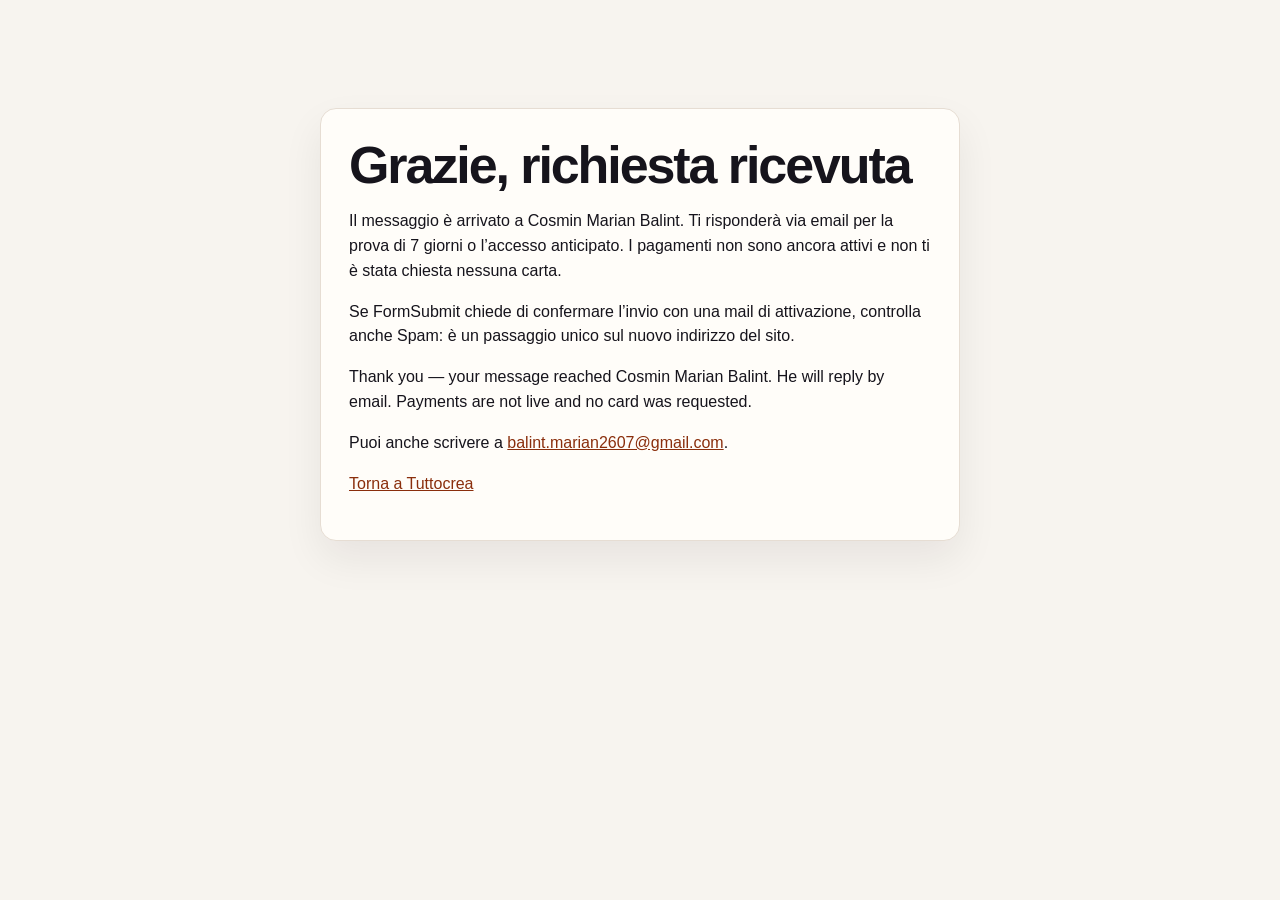
<file: thanks.html>
<!DOCTYPE html>
<html lang="it">
<head>
  <meta charset="UTF-8" />
  <meta name="viewport" content="width=device-width, initial-scale=1" />
  <title>Grazie — Tuttocrea</title>
  <meta name="robots" content="noindex,nofollow" />
  <link rel="stylesheet" href="styles.css" />
  <style>
    main { max-width: 640px; margin: 12vh auto; padding: 28px; background: var(--card); border: 1px solid var(--line); border-radius: 16px; box-shadow: var(--shadow); }
  </style>
</head>
<body>
  <main>
    <h1>Grazie, richiesta ricevuta</h1>
    <p>Il messaggio è arrivato a Cosmin Marian Balint. Ti risponderà via email per la prova di 7 giorni o l’accesso anticipato. I pagamenti non sono ancora attivi e non ti è stata chiesta nessuna carta.</p>
    <p>Se FormSubmit chiede di confermare l’invio con una mail di attivazione, controlla anche Spam: è un passaggio unico sul nuovo indirizzo del sito.</p>
    <p>Thank you — your message reached Cosmin Marian Balint. He will reply by email. Payments are not live and no card was requested.</p>
    <p>Puoi anche scrivere a <a href="mailto:balint.marian2607@gmail.com">balint.marian2607@gmail.com</a>.</p>
    <p><a href="index.html">Torna a Tuttocrea</a></p>
  </main>
</body>
</html>
</file>
<file: styles.css>
:root {
  --ink: #16141c;
  --muted: #5c5668;
  --line: #e6ddd3;
  --bg: #f7f4ef;
  --card: #fffdf9;
  --brand: #c44b16;
  --brand-2: #8a2e0c;
  --sand: #fde8d8;
  --ok: #1f6b45;
  --no: #8a4a32;
  --shadow: 0 18px 40px rgba(22, 20, 28, .07);
}
* { box-sizing: border-box; }
body {
  margin: 0;
  font-family: "Segoe UI", "Helvetica Neue", Arial, sans-serif;
  color: var(--ink);
  background: var(--bg);
  line-height: 1.55;
}
a { color: var(--brand-2); }
header {
  position: sticky; top: 0; z-index: 5;
  background: rgba(247, 244, 239, .94);
  backdrop-filter: blur(8px);
  border-bottom: 1px solid var(--line);
}
.bar, .hero, .section, footer { max-width: 1100px; margin: 0 auto; padding: 0 20px; }
.bar { display: flex; align-items: center; justify-content: space-between; height: 64px; gap: 12px; }
.logo { font-weight: 800; letter-spacing: -0.04em; font-size: 22px; text-decoration: none; color: var(--ink); }
.logo span { color: var(--brand); }
nav { display: flex; gap: 14px; align-items: center; flex-wrap: wrap; }
nav a { text-decoration: none; color: var(--muted); font-size: 14px; font-weight: 600; }
.lang { border: 1px solid var(--line); background: #fff; border-radius: 999px; padding: 4px; }
.lang button {
  border: 0; background: transparent; border-radius: 999px;
  padding: 6px 10px; font-weight: 700; cursor: pointer; color: var(--muted);
}
.lang button.on { background: var(--brand); color: #fff; }
.btn {
  display: inline-block; text-decoration: none; border-radius: 999px;
  padding: 11px 18px; font-weight: 700; font-size: 14px; border: 0; cursor: pointer; font-family: inherit;
}
.btn-primary { background: var(--brand); color: #fff; }
.btn-primary:hover { background: var(--brand-2); }
.btn-ghost { background: #fff; color: var(--brand-2); border: 1px solid var(--line); }
.draft {
  background: #fff6e5; color: #7a5410; text-align: center;
  font-size: 13px; font-weight: 600; padding: 8px 16px; border-bottom: 1px solid #f0d7a3;
}
.hero { display: grid; grid-template-columns: 1.15fr .85fr; gap: 40px; padding: 52px 20px 28px; align-items: center; }
@media (max-width: 860px) {
  .hero { grid-template-columns: 1fr; padding-top: 28px; }
  nav .hide-sm { display: none; }
}
h1 { font-size: clamp(32px, 5vw, 52px); line-height: 1.08; letter-spacing: -0.04em; margin: 0 0 16px; }
.lead { font-size: 18px; color: var(--muted); margin: 0 0 22px; }
.cta { display: flex; gap: 10px; flex-wrap: wrap; }
.fine { font-size: 13px; color: var(--muted); margin-top: 14px; }
.hero-card {
  background: var(--card); border: 1px solid var(--line); border-radius: 20px;
  padding: 22px; box-shadow: var(--shadow);
}
.hero-card h2 { margin: 0 0 10px; font-size: 16px; }
.pack-list { list-style: none; margin: 0; padding: 0; }
.pack-list li {
  display: flex; gap: 10px; align-items: flex-start;
  padding: 7px 0; border-bottom: 1px solid var(--line); color: var(--muted); font-size: 14px;
}
.pack-list li:last-child { border-bottom: 0; }
.pack-list b { color: var(--ink); min-width: 1.4em; }
.section { padding: 36px 20px 8px; }
.section h2 { font-size: 28px; letter-spacing: -0.03em; margin: 0 0 12px; }
.grid { display: grid; grid-template-columns: repeat(auto-fit, minmax(230px, 1fr)); gap: 16px; margin: 18px 0 8px; }
.card, .price {
  background: var(--card); border: 1px solid var(--line); border-radius: 16px;
  padding: 18px; box-shadow: var(--shadow);
}
.card h3, .price h3 { margin: 0 0 8px; }
.steps { display: grid; grid-template-columns: repeat(3, 1fr); gap: 12px; margin: 12px 0 24px; }
@media (max-width: 800px) { .steps { grid-template-columns: 1fr; } }
.steps div { background: var(--card); border: 1px solid var(--line); border-radius: 14px; padding: 16px 18px; }
.steps strong { color: var(--brand); }
.prices { display: grid; grid-template-columns: repeat(3, 1fr); gap: 16px; margin: 18px 0 8px; }
@media (max-width: 800px) { .prices { grid-template-columns: 1fr; } }
.price.featured { border-color: var(--brand); box-shadow: 0 0 0 2px rgba(196,75,22,.16), var(--shadow); }
.tag {
  display: inline-block; background: var(--sand); color: var(--brand-2);
  font-size: 11px; font-weight: 800; letter-spacing: .08em; text-transform: uppercase;
  border-radius: 999px; padding: 4px 8px; margin-bottom: 8px;
}
.amount { font-size: 32px; font-weight: 800; letter-spacing: -0.04em; }
.amount small { font-size: 14px; color: var(--muted); font-weight: 600; }
.price ul { padding-left: 18px; color: var(--muted); }
.table-wrap { overflow-x: auto; margin: 18px 0 28px; border: 1px solid var(--line); border-radius: 16px; background: var(--card); box-shadow: var(--shadow); }
table.compare { width: 100%; border-collapse: collapse; min-width: 720px; font-size: 14px; }
table.compare th, table.compare td { padding: 10px 12px; text-align: left; border-bottom: 1px solid var(--line); vertical-align: top; }
table.compare th { background: #f3eee6; font-size: 13px; }
table.compare th.hl, table.compare td.hl { background: #fff3ea; }
table.compare tr:last-child td { border-bottom: 0; }
.yes { color: var(--ok); font-weight: 700; }
.no { color: var(--no); }
.partial { color: #8a6410; }
details { background: var(--card); border: 1px solid var(--line); border-radius: 12px; padding: 12px 16px; margin: 8px 0; }
details summary { cursor: pointer; font-weight: 700; }
details p { margin: 8px 0 0; color: var(--muted); }
form.proposal {
  background: var(--sand); border: 1px solid var(--line); border-radius: 16px;
  padding: 20px; margin: 16px 0 40px;
}
form.proposal label { display: block; font-size: 13px; font-weight: 700; margin: 10px 0 4px; }
form.proposal input, form.proposal textarea, form.proposal select {
  width: 100%; border: 1px solid var(--line); border-radius: 10px; padding: 10px 12px; font: inherit; background: #fff;
}
#form-note {
  display: none; margin-top: 12px; background: #fff; border: 1px solid #f0d7a3;
  color: #7a5410; padding: 10px 12px; border-radius: 10px; font-weight: 600;
}
footer { padding: 28px 20px 48px; color: var(--muted); font-size: 13px; }
.source { font-size: 12px; color: var(--muted); }
/* demo */
.demo-wrap { display: grid; grid-template-columns: 1fr 1fr; gap: 20px; padding: 28px 20px 48px; max-width: 1100px; margin: 0 auto; }
@media (max-width: 900px) { .demo-wrap { grid-template-columns: 1fr; } }
.chat, .preview {
  background: var(--card); border: 1px solid var(--line); border-radius: 16px;
  box-shadow: var(--shadow); min-height: 520px; display: flex; flex-direction: column;
}
.chat-h, .preview-h { padding: 14px 16px; border-bottom: 1px solid var(--line); font-weight: 800; }
.msgs { flex: 1; overflow-y: auto; padding: 16px; display: flex; flex-direction: column; gap: 10px; max-height: 64vh; }
.bubble { max-width: 92%; padding: 10px 12px; border-radius: 14px; font-size: 14px; white-space: pre-wrap; }
.bubble.user { align-self: flex-end; background: var(--brand); color: #fff; }
.bubble.bot { align-self: flex-start; background: #f3eee6; color: var(--ink); }
.bubble.sys { align-self: center; background: transparent; color: var(--muted); font-size: 12px; font-weight: 600; }
.composer { display: flex; gap: 8px; padding: 12px; border-top: 1px solid var(--line); }
.composer input { flex: 1; border: 1px solid var(--line); border-radius: 999px; padding: 10px 14px; font: inherit; }
.preview-body { padding: 16px; overflow-y: auto; max-height: 70vh; }
.block { border: 1px solid var(--line); border-radius: 12px; padding: 12px; margin: 0 0 12px; background: #fff; }
.block h3 { margin: 0 0 6px; font-size: 13px; letter-spacing: .04em; text-transform: uppercase; color: var(--brand-2); }
.block p, .block ul { margin: 0; color: var(--muted); font-size: 14px; }
.thumb {
  aspect-ratio: 16/9; border-radius: 10px; background:
    linear-gradient(135deg, #2b1a12, #c44b16 55%, #f3c7a4);
  color: #fff; display: flex; align-items: flex-end; padding: 14px;
  font-weight: 800; letter-spacing: -0.03em; font-size: 20px; line-height: 1.15;
  text-shadow: 0 2px 8px rgba(0,0,0,.35);
}
.waiting { color: var(--muted); font-style: italic; }
</file>
